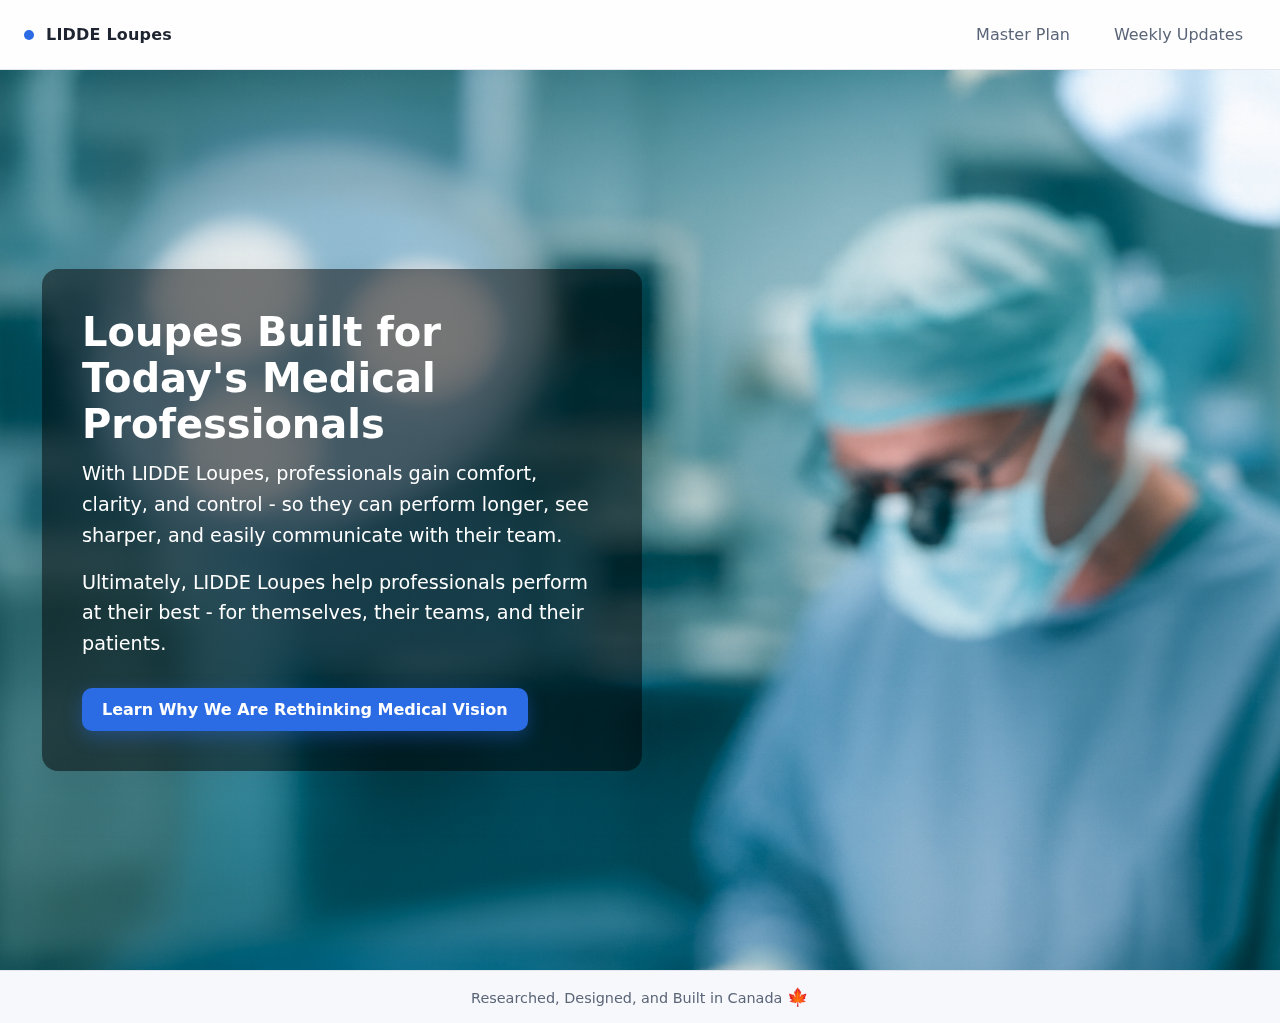
<file: index.html>
<!DOCTYPE html>
<html lang="en">
  <head>
    <meta charset="utf-8" />
    <meta name="viewport" content="width=device-width, initial-scale=1" />
    <title>LIDDE Loupes - Home</title>
    <link rel="stylesheet" href="style.css" />
  </head>

  <body>
    <header>
      <div class="header-inner">
        <a class="brand" href="index.html" aria-label="Go to Home">
          <span class="dot"></span> <span>LIDDE Loupes</span>
        </a>
        <nav class="nav" aria-label="Primary">
          <a href="master-plan.html">Master Plan</a>
          <a href="updates.html">Weekly Updates</a>
        </nav>
      </div>
    </header>

    <main>
      <section class="hero">
        <div class="overlay">
          <h1>Loupes Built for Today's Medical Professionals</h1>
          <p>
            With LIDDE Loupes, professionals gain comfort, clarity, and control -
            so they can perform longer, see sharper, and easily communicate with
            their team.
          </p>
          <p>
            Ultimately, LIDDE Loupes help professionals perform at their best -
            for themselves, their teams, and their patients.
          </p>
          <a href="master-plan.html" class="cta">
            Learn Why We Are Rethinking Medical Vision
          </a>
        </div>
      </section>
    </main>

    <footer>
      <p style="margin: 0">
        Researched, Designed, and Built in Canada
        <span style="color: #e63946; font-size: 1.2em">&#127809;</span>
      </p>
    </footer>

    <script>
      // Active tab highlight
      for (const a of document.querySelectorAll(".nav a")) {
        if (location.pathname.endsWith(a.getAttribute("href"))) {
          a.classList.add("active");
        }
      }
    </script>
  </body>
</html>
</file>
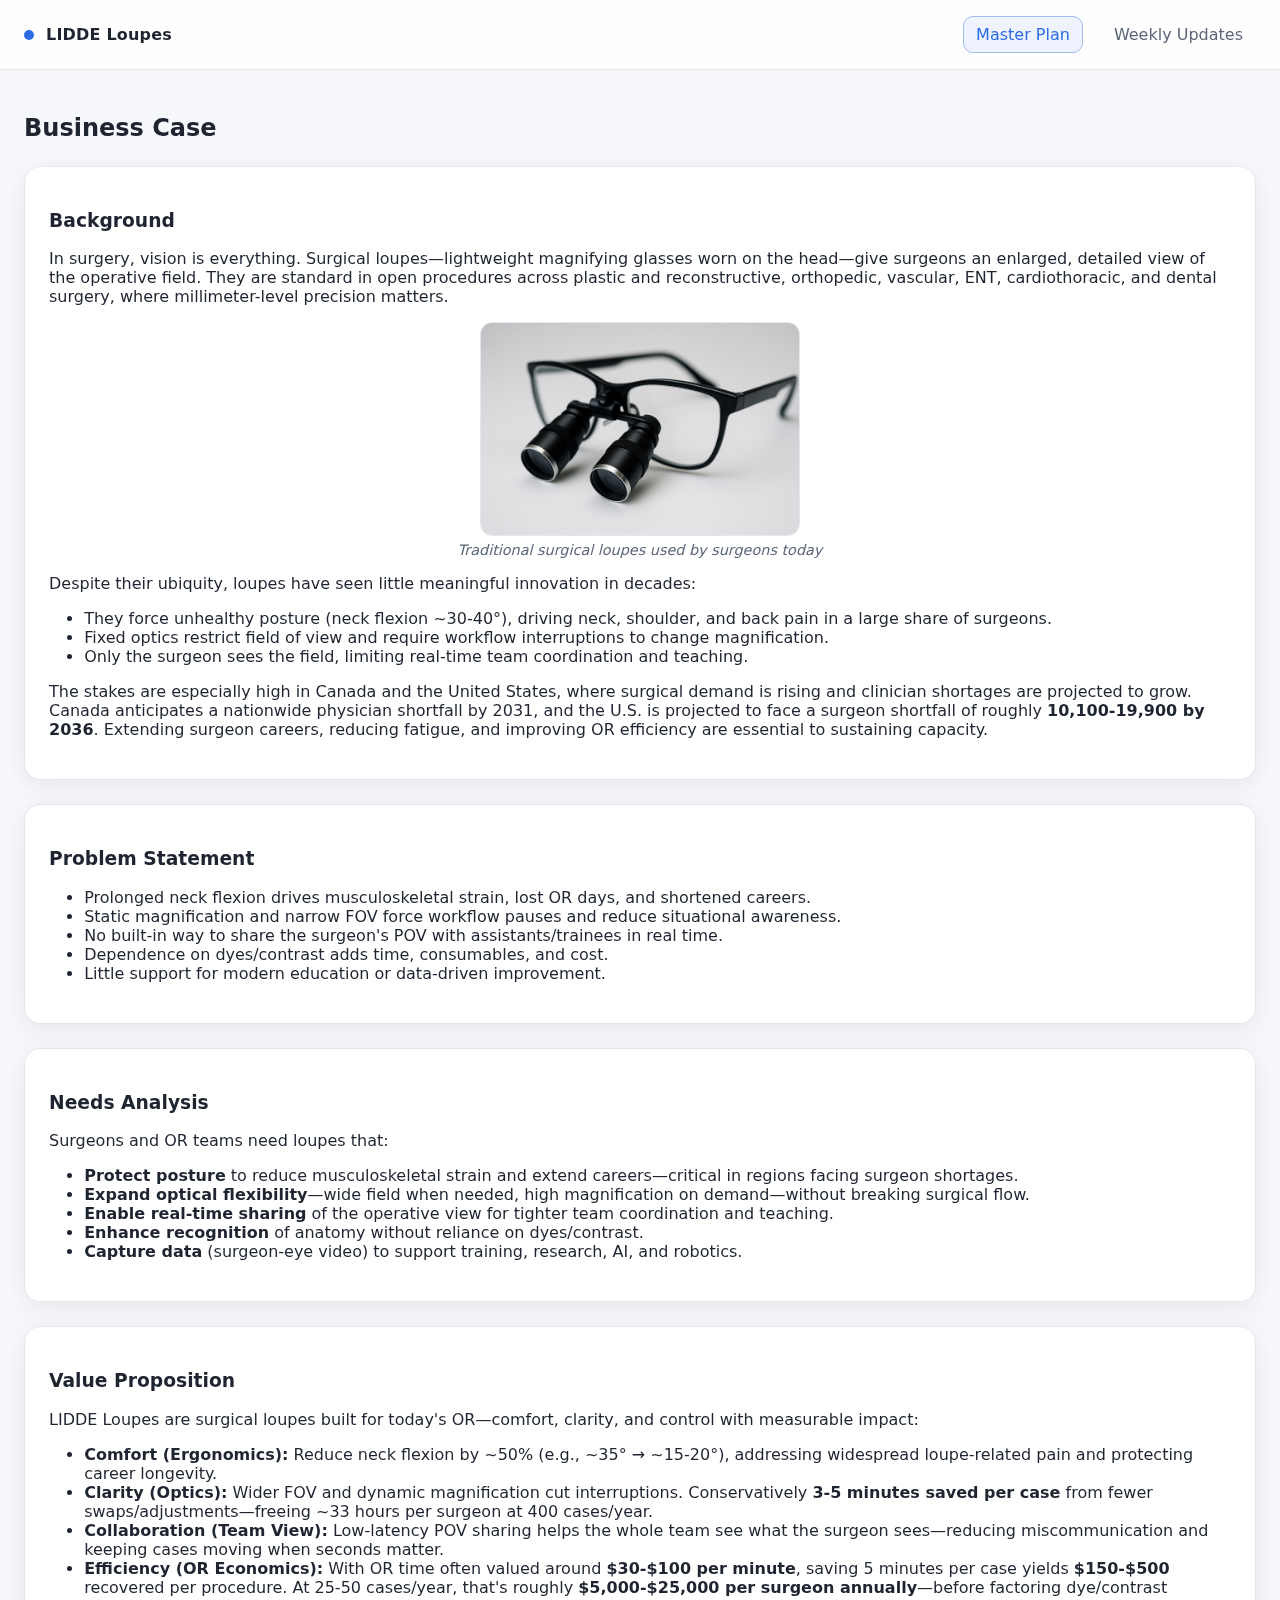
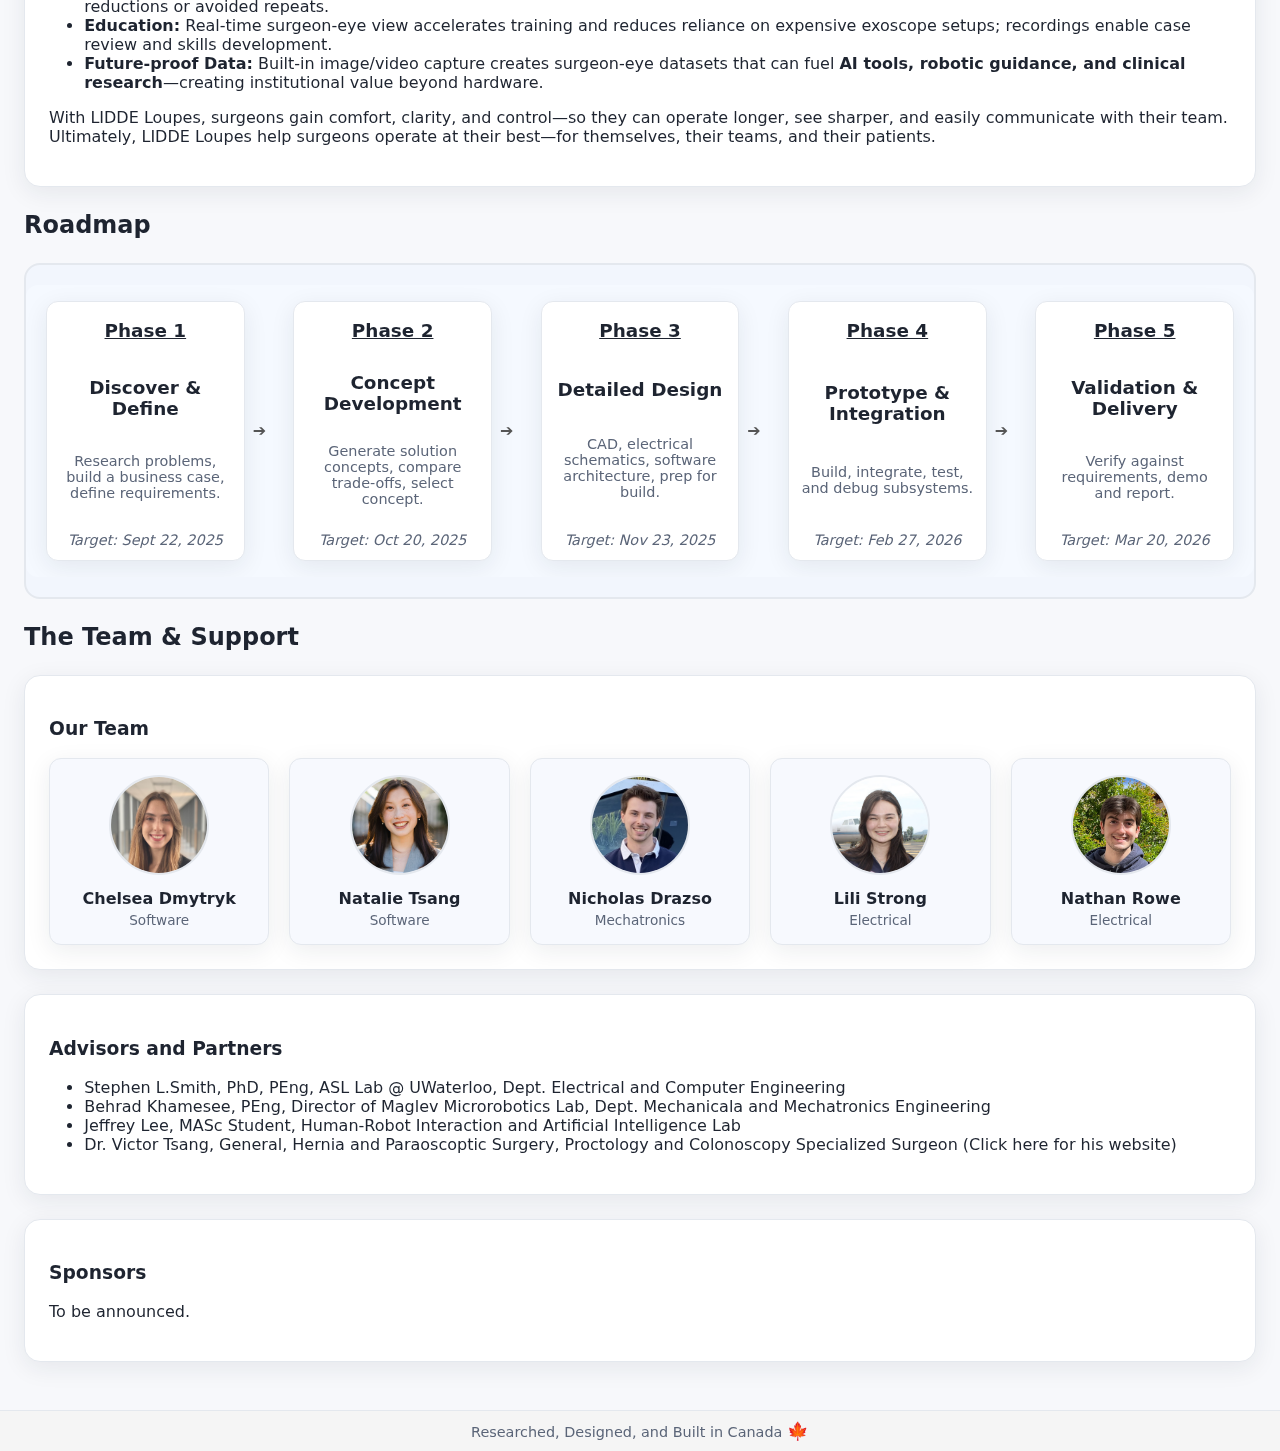
<file: master-plan.html>
<!DOCTYPE html>
<html lang="en">
  <head>
    <meta charset="utf-8" />
    <meta name="viewport" content="width=device-width, initial-scale=1" />
    <title>Capstone - Master Plan</title>
    <link rel="stylesheet" href="style.css" />
  </head>

  <body>
    <header>
      <div class="header-inner">
        <a class="brand" href="index.html"
          ><span class="dot"></span> <span>LIDDE Loupes</span></a
        >
        <nav class="nav" aria-label="Primary">
          <a class="active" href="master-plan.html">Master Plan</a>
          <a href="updates.html">Weekly Updates</a>
        </nav>
      </div>
    </header>

    <main class="container">
      <!-- Business Case -->
      <div class="section-group" id="business-case">
        <h2>Business Case</h2>

        <!-- Background -->
        <section class="section">
          <h3>Background</h3>
          <p>
            In surgery, vision is everything. Surgical loupes—lightweight
            magnifying glasses worn on the head—give surgeons an enlarged,
            detailed view of the operative field. They are standard in open
            procedures across plastic and reconstructive, orthopedic, vascular,
            ENT, cardiothoracic, and dental surgery, where millimeter-level
            precision matters.
          </p>

          <figure class="media media--stack">
            <img
              src="Media/Photos/General/General Loupes.png"
              alt="A pair of traditional surgical loupes used in open surgery"
              class="img-small"
            />
            <figcaption>
              Traditional surgical loupes used by surgeons today
            </figcaption>
          </figure>

          <p>
            Despite their ubiquity, loupes have seen little meaningful
            innovation in decades:
          </p>
          <ul>
            <li>
              They force unhealthy posture (neck flexion ~30-40°), driving neck,
              shoulder, and back pain in a large share of surgeons.
            </li>
            <li>
              Fixed optics restrict field of view and require workflow
              interruptions to change magnification.
            </li>
            <li>
              Only the surgeon sees the field, limiting real-time team
              coordination and teaching.
            </li>
          </ul>

          <p>
            The stakes are especially high in Canada and the United States,
            where surgical demand is rising and clinician shortages are
            projected to grow. Canada anticipates a nationwide physician
            shortfall by 2031, and the U.S. is projected to face a surgeon
            shortfall of roughly <strong>10,100-19,900 by 2036</strong>.
            Extending surgeon careers, reducing fatigue, and improving OR
            efficiency are essential to sustaining capacity.
          </p>
        </section>

        <!-- Problem Statement -->
        <section class="section">
          <h3>Problem Statement</h3>
          <ul>
            <li>
              Prolonged neck flexion drives musculoskeletal strain, lost OR
              days, and shortened careers.
            </li>
            <li>
              Static magnification and narrow FOV force workflow pauses and
              reduce situational awareness.
            </li>
            <li>
              No built-in way to share the surgeon's POV with
              assistants/trainees in real time.
            </li>
            <li>
              Dependence on dyes/contrast adds time, consumables, and cost.
            </li>
            <li>
              Little support for modern education or data-driven improvement.
            </li>
          </ul>
        </section>

        <!-- Needs Analysis -->
        <section class="section">
          <h3>Needs Analysis</h3>
          <p>Surgeons and OR teams need loupes that:</p>
          <ul>
            <li>
              <strong>Protect posture</strong> to reduce musculoskeletal strain
              and extend careers—critical in regions facing surgeon shortages.
            </li>
            <li>
              <strong>Expand optical flexibility</strong>—wide field when
              needed, high magnification on demand—without breaking surgical
              flow.
            </li>
            <li>
              <strong>Enable real-time sharing</strong> of the operative view
              for tighter team coordination and teaching.
            </li>
            <li>
              <strong>Enhance recognition</strong> of anatomy without reliance
              on dyes/contrast.
            </li>
            <li>
              <strong>Capture data</strong> (surgeon-eye video) to support
              training, research, AI, and robotics.
            </li>
          </ul>
        </section>

        <!-- Value Proposition (with quantified gains) -->
        <section class="section">
          <h3>Value Proposition</h3>
          <p>
            LIDDE Loupes are surgical loupes built for today's OR—comfort, clarity,
            and control with measurable impact:
          </p>
          <ul>
            <li>
              <strong>Comfort (Ergonomics):</strong>
              Reduce neck flexion by ~50% (e.g., ~35° → ~15-20°), addressing
              widespread loupe-related pain and protecting career longevity.
            </li>
            <li>
              <strong>Clarity (Optics):</strong>
              Wider FOV and dynamic magnification cut interruptions.
              Conservatively <strong>3-5 minutes saved per case</strong> from
              fewer swaps/adjustments—freeing ~33 hours per surgeon at 400
              cases/year.
            </li>
            <li>
              <strong>Collaboration (Team View):</strong>
              Low-latency POV sharing helps the whole team see what the surgeon
              sees—reducing miscommunication and keeping cases moving when
              seconds matter.
            </li>
            <li>
              <strong>Efficiency (OR Economics):</strong>
              With OR time often valued around
              <strong>$30-$100 per minute</strong>, saving 5 minutes per case
              yields <strong>$150-$500</strong> recovered per procedure. At
              25-50 cases/year, that's roughly
              <strong>$5,000-$25,000 per surgeon annually</strong>—before
              factoring dye/contrast reductions or avoided repeats.
            </li>
            <li>
              <strong>Education:</strong>
              Real-time surgeon-eye view accelerates training and reduces
              reliance on expensive exoscope setups; recordings enable case
              review and skills development.
            </li>
            <li>
              <strong>Future-proof Data:</strong>
              Built-in image/video capture creates surgeon-eye datasets that can
              fuel
              <strong>AI tools, robotic guidance, and clinical research</strong
              >—creating institutional value beyond hardware.
            </li>
          </ul>

          <p>
            With LIDDE Loupes, surgeons gain comfort, clarity, and control—so they
            can operate longer, see sharper, and easily communicate with their
            team. Ultimately, LIDDE Loupes help surgeons operate at their best—for
            themselves, their teams, and their patients.
          </p>
        </section>
      </div>

      <!-- Roadmap -->
      <div class="section-group">
        <h2>Roadmap</h2>
        <section class="roadmap-diagram" aria-label="Project roadmap diagram">
          <div class="roadmap-rail">
            <div class="roadmap-node">
              <div class="phase">Phase 1</div>
              <div class="desc">Discover & Define</div>
              <div class="blurb">
                Research problems, build a business case, define requirements.
              </div>
              <div class="target">Target: Sept 22, 2025</div>
            </div>

            <span class="roadmap-arrow" aria-hidden="true">➔</span>

            <div class="roadmap-node">
              <div class="phase">Phase 2</div>
              <div class="desc">Concept Development</div>
              <div class="blurb">
                Generate solution concepts, compare trade-offs, select concept.
              </div>
              <div class="target">Target: Oct 20, 2025</div>
            </div>

            <span class="roadmap-arrow" aria-hidden="true">➔</span>

            <div class="roadmap-node">
              <div class="phase">Phase 3</div>
              <div class="desc">Detailed Design</div>
              <div class="blurb">
                CAD, electrical schematics, software architecture, prep for
                build.
              </div>
              <div class="target">Target: Nov 23, 2025</div>
            </div>

            <div class="roadmap-arrow">➔</div>

            <div class="roadmap-node">
              <div class="phase">Phase 4</div>
              <div class="desc">Prototype & Integration</div>
              <div class="blurb">
                Build, integrate, test, and debug subsystems.
              </div>
              <div class="target">Target: Feb 27, 2026</div>
            </div>

            <span class="roadmap-arrow" aria-hidden="true">➔</span>

            <div class="roadmap-node">
              <div class="phase">Phase 5</div>
              <div class="desc">Validation & Delivery</div>
              <div class="blurb">
                Verify against requirements, demo and report.
              </div>
              <div class="target">Target: Mar 20, 2026</div>
            </div>
          </div>
        </section>
      </div>

      <!-- Team/Sponsors/Advisors grouped -->
      <div class="section-group">
        <h2>The Team & Support</h2>

        <!-- Team, Headshots, and Roles -->
        <section class="section">
          <h3>Our Team</h3>
          <div class="team-grid">
            <div class="team-member">
              <img
                src="Media/Photos/Headshots/Chelsea_Head.jpg"
                alt="Headshot of Chelsea Dmytryk"
              />
              <h4>Chelsea Dmytryk</h4>
              <p>Software</p>
            </div>
            <div class="team-member">
              <img
                src="Media/Photos/Headshots/nat_head.jpeg"
                alt="Headshot of Natalie Tsang"
              />
              <h4>Natalie Tsang</h4>
              <p>Software</p>
            </div>
            <div class="team-member">
              <img
                src="Media/Photos/Headshots/Nick_Head.jpg"
                alt="Headshot of Nicholas Drazso"
              />
              <h4>Nicholas Drazso</h4>
              <p>Mechatronics</p>
            </div>
            <div class="team-member">
              <img
                src="Media/Photos/Headshots/lili_head.png"
                alt="Headshot of Lili Strong"
              />
              <h4>Lili Strong</h4>
              <p>Electrical</p>
            </div>
            <div class="team-member">
              <img
                src="Media/Photos/Headshots/Nathan_head.JPG"
                alt="Headshot of Nathan Rowe"
              />
              <h4>Nathan Rowe</h4>
              <p>Electrical</p>
            </div>
          </div>
        </section>

        <!-- Advisors and Partners -->
        <section class="section">
          <h3>Advisors and Partners</h3>

          <ul>
            <li>
              Stephen L.Smith, PhD, PEng, ASL Lab @ UWaterloo, Dept. Electrical
              and Computer Engineering
            </li>
            <li>
              Behrad Khamesee, PEng, Director of Maglev Microrobotics Lab, Dept.
              Mechanicala and Mechatronics Engineering
            </li>
            <li>
              Jeffrey Lee, MASc Student, Human-Robot Interaction and Artificial
              Intelligence Lab
            </li>
            <li>
              Dr. Victor Tsang, General, Hernia and Paraoscoptic Surgery,
              Proctology and Colonoscopy Specialized Surgeon<a
                href="https://www.drvictortsang.com/"
              >
                (Click here for his website)</a
              >
            </li>
          </ul>
        </section>

        <!-- Sponsorships -->
        <section class="section">
          <h3>Sponsors</h3>
          <p>To be announced.</p>
        </section>
      </div>
    </main>

    <footer
      style="text-align: center; padding: 10px; background-color: #f5f5f5"
    >
      <p style="margin: 0">
        Researched, Designed, and Built in Canada
        <span style="color: #e63946; font-size: 1.2em">&#127809;</span>
      </p>
    </footer>

    <script>
      document.getElementById("year").textContent = new Date().getFullYear();
    </script>
  </body>
</html>
</file>
<file: style.css>
:root {
  /* Light mode palette */
  --bg: #f7f8fb;
  --card: #ffffff;
  --text: #1e2430;
  --muted: #5b6578;
  --accent: #2b6be4;
  --border: #e4e8ee;

  /* Extras */
  --radius: 16px;
  --shadow: 0 6px 24px rgba(30, 36, 48, 0.08);
  --section-bg: color-mix(in srgb, var(--accent) 4%, #ffffff);

  --node-w: 170px; /* card width */
  --node-h: 260px; /* card height */
  --arrow-min: 6px;
  --arrow-max: 44px;
  --rail-gap: 8px;

  --header-h: 64px; /* adjust to match your header's actual height */
  --sticky-gap: 8px; /* breathing room under the header */
}

* {
  box-sizing: border-box;
}

html,
body {
  margin: 0;
  padding: 0;
  background: var(--bg);
  color: var(--text);
  font-family: system-ui, -apple-system, Segoe UI, Roboto, Helvetica, Arial,
    sans-serif;
}
html {
  scroll-behavior: smooth;
}

a {
  color: inherit;
  text-decoration: none;
}
a:focus {
  outline: 2px solid var(--accent);
  outline-offset: 3px;
  border-radius: 6px;
}

.container {
  max-width: 1800px;
  margin: 0 auto;
  padding: 24px;
}

/* Header / Nav */
header {
  position: sticky;
  top: 0;
  z-index: 10;
  border-bottom: 1px solid var(--border);
  backdrop-filter: saturate(1.2) blur(6px);
  background: color-mix(in srgb, #ffffff 85%, transparent);
}
.header-inner {
  display: flex;
  align-items: center;
  justify-content: space-between;
  padding: 16px 24px;
}

.brand {
  display: flex;
  align-items: center;
  gap: 12px;
  font-weight: 700;
  letter-spacing: 0.2px;
}
.brand .dot {
  width: 10px;
  height: 10px;
  border-radius: 50%;
  background: var(--accent);
  display: inline-block;
}

.nav {
  display: flex;
  align-items: center;
  gap: 18px;
}
.nav a {
  padding: 8px 12px;
  border-radius: 10px;
  color: var(--muted);
  border: 1px solid transparent;
  transition: all 0.15s ease;
}
.nav a:hover {
  color: var(--text);
  border-color: var(--border);
  background: var(--card);
  box-shadow: var(--shadow);
}
.nav a.active {
  color: var(--accent);
  border-color: color-mix(in srgb, var(--accent) 35%, var(--border));
  background: color-mix(in srgb, var(--accent) 8%, var(--card));
}

/* Main */
main {
  padding: 0; /* let hero fill width */
}

/* Hero */
.hero {
  background: url(Media/Photos/General/hero\ background.png) no-repeat center
    center;
  background-size: cover;
  height: 100vh;
  display: flex;
  align-items: center;
  justify-content: flex-start; /* left align */
  padding: 42px;
  position: relative;
  color: white;
}

.hero .overlay {
  background: rgba(0, 0, 0, 0.5); /* semi-transparent dark overlay */
  padding: 40px;
  border-radius: var(--radius);
  max-width: 600px;
  box-shadow: var(--shadow);
}

.hero h1 {
  margin: 0 0 12px;
  font-size: 2.5rem;
}
.hero p {
  margin: 0 0 16px;
  font-size: 1.2rem;
  line-height: 1.6;
}
.cta {
  display: inline-block;
  margin-top: 12px;
  padding: 12px 20px;
  border-radius: 10px;
  background: var(--accent);
  color: #fff;
  font-weight: 600;
  box-shadow: 0 6px 18px color-mix(in srgb, var(--accent) 35%, transparent);
}

/* Sections / Cards */
.section {
  margin: 24px 0;
  padding: 24px;
  border: 1px solid var(--border);
  background: var(--card);
  border-radius: var(--radius);
  box-shadow: var(--shadow);
}
.section h2 {
  margin: 0 0 12px;
  font-size: 1.25rem;
}

.grid {
  display: grid;
  gap: 16px;
  grid-template-columns: repeat(auto-fit, minmax(220px, 1fr));
}
.card {
  display: block;
  padding: 18px;
  border: 1px solid var(--border);
  background: var(--card);
  border-radius: 14px;
  transition: transform 0.15s ease, border-color 0.15s ease,
    box-shadow 0.15s ease;
}
.card:hover {
  transform: translateY(-2px);
  border-color: color-mix(in srgb, var(--accent) 35%, var(--border));
  box-shadow: var(--shadow);
}
.card .kicker {
  color: var(--muted);
  font-size: 0.85rem;
  margin-bottom: 8px;
}
.card h3 {
  margin: 0 0 6px;
  font-size: 1.05rem;
}
.card p {
  margin: 0;
  color: var(--muted);
}

/* Article-style content */
.article {
  max-width: 1400px;
  margin: 0 auto;
}
.meta {
  color: var(--muted);
  font-size: 0.9rem;
  margin-bottom: 18px;
}
.media {
  display: flex;
  flex-wrap: wrap;
  gap: 12px;
  margin: 16px 0;
}
.media img,
.media video {
  max-width: 100%;
  border-radius: 12px;
  border: 1px solid var(--border);
  background: #f0f2f7;
}

/* ==== Roadmap ==== */
.roadmap-diagram {
  border: 2px solid var(--border);
  background: color-mix(in srgb, var(--accent) 6%, var(--card) 94%);
  border-radius: var(--radius);
  padding-block: 20px;
  margin: 24px auto;
  padding-inline: 0;
  width: 100%;
}

.roadmap-rail {
  display: flex;
  align-items: center;
  justify-content: center;
  flex-wrap: nowrap !important;
  gap: var(--rail-gap);
  width: 100%;
  padding: 16px 20px;
  border-radius: 12px;
  background: #f5f9ff;
  overflow-x: auto;
}

.roadmap-node {
  flex: 1 1 clamp(140px, 18vw, 190px);
  min-height: 260px;
  display: flex;
  flex-direction: column;
  justify-content: space-between;

  background: #fff;
  border: 1px solid var(--border);
  border-radius: 12px;
  text-align: center;
  padding: 12px 10px;
  box-shadow: var(--shadow);
}

.roadmap-node .phase,
.roadmap-node .desc {
  font-weight: 700;
  color: var(--text);
  font-size: 1.15rem;
  margin: 6px 0 4px;
  text-align: center;
}
.roadmap-node .phase {
  text-decoration: underline;
}
.roadmap-node .blurb,
.roadmap-node .target {
  font-size: 0.9rem;
  color: var(--muted);
  margin-top: 4px;
}
.roadmap-node .target {
  font-style: italic;
}

.roadmap-arrow {
  flex: 1 1 24px;
  min-width: 4px;

  color: #555;
  font-weight: bold;

  align-self: center;
  display: block;
}

.roadmap-arrow::after {
  content: "";
  position: absolute;
  right: -10px;
  top: 50%;
  transform: translateY(-50%);
  border-left: 10px solid #6b7280;
  border-top: 7px solid transparent;
  border-bottom: 7px solid transparent;
}

@media (max-width: 980px) {
  .roadmap-rail {
    flex-wrap: wrap;
    row-gap: 16px;
  }
  .roadmap-arrow {
    display: none;
  }
}

@media (max-width: 1100px) {
  .roadmap-node {
    flex-basis: 170px;
    padding: 12px 10px;
  }
  .roadmap-arrow {
    width: 38px;
    height: 9px;
  }
  .roadmap-arrow::after {
    right: -10px;
    border-left-width: 10px;
  }
}

/* Anchor target highlight */
.update-section {
  scroll-margin-top: 84px;
}
.update-section:target {
  outline: 2px solid var(--accent);
  border-radius: 14px;
  box-shadow: 0 0 0 4px color-mix(in srgb, var(--accent) 20%, transparent);
}

/* Footer */
footer {
  border-top: 1px solid var(--border);
  color: var(--muted);
  font-size: 0.9rem;
  padding: 16px 24px;
  text-align: center;
}

/* Small screens */
@media (max-width: 600px) {
  .hero {
    padding: 28px;
    height: auto; /* let content size the hero */
  }
  .hero .overlay {
    padding: 24px;
  }
  .hero h1 {
    font-size: 1.8rem;
  }
  .hero p {
    font-size: 1rem;
  }
}

/* Weekly Details blocks */
details.update-details {
  margin-top: 14px;
  border: 1px solid var(--border);
  border-radius: 12px;
  background: var(--card);
  box-shadow: var(--shadow);
}
details.update-details > summary {
  cursor: pointer;
  list-style: none;
  padding: 12px 14px;
  font-weight: 600;
  border-radius: 12px;
}
details.update-details > summary::-webkit-details-marker {
  display: none;
}
details.update-details[open] > summary {
  border-bottom: 1px solid var(--border);
  border-bottom-left-radius: 0;
  border-bottom-right-radius: 0;
}
.update-details .details-body {
  padding: 14px;
  color: var(--text);
  line-height: 1.6;
}
.update-details .details-body .media {
  margin-top: 10px;
}

/* Team grid */
.team-grid {
  display: grid;
  grid-template-columns: repeat(auto-fit, minmax(160px, 1fr));
  gap: 20px;
  margin-top: 16px;
}
.team-member {
  text-align: center;
  padding: 16px;
  border: 1px solid var(--border);
  border-radius: 12px;
  background: color-mix(in srgb, var(--card) 96%, var(--accent) 4%);
  box-shadow: var(--shadow);
}
.team-member img {
  width: 100px;
  height: 100px;
  object-fit: cover;
  border-radius: 50%;
  border: 2px solid var(--border);
  margin-bottom: 10px;
}
.team-member h4 {
  margin: 0;
  font-size: 1rem;
}
.team-member p {
  margin: 4px 0 0;
  font-size: 0.85rem;
  color: var(--muted);
}

/* Discipline chips */
.chip {
  display: inline-block;
  padding: 0.15rem 0.5rem;
  border-radius: 999px;
  font-size: 0.8rem;
  font-weight: 600;
  line-height: 1;
  vertical-align: middle;
  margin-right: 0.35rem;
}
.chip.me {
  background: #e6f2ff;
  color: #0b63b6;
}
.chip.ee {
  background: #fff1e6;
  color: #b65a0b;
}
.chip.se {
  background: #eaf8ee;
  color: #1f7a3e;
}
.chip.pm {
  background: #f3e8ff;
  color: #6e2bb0;
}

.summary-by-discipline li {
  display: flex;
  gap: 0.5rem;
  align-items: baseline;
}

/* Discipline blocks */
.disc-block {
  background: var(--section-bg);
  /*color: var(--text);*/
  padding: 1rem;
  border-radius: 0.75rem;
  margin-bottom: 1rem;
  border: 1px solid var(--border);
}
.disc-header {
  background: var(--section-bg);
  margin: -0.5rem -0.5rem 0.5rem; /* pull to edges, so no white gap */
  padding: 0.5rem 0.75rem;
  border-radius: 0.5rem; /* soften edges */
  display: flex;
  align-items: center;
  gap: 0.5rem;
}
.disc-header h3 {
  margin: 0;
  font-size: 1.05rem;
  font-weight: 600;
}

.subheading {
  margin-top: 1rem;
  font-size: 1.1rem;
  font-weight: 600;
  color: var(--muted);
}

/* Media grid */
.media-grid {
  display: grid;
  grid-template-columns: repeat(auto-fit, minmax(220px, 1fr));
  gap: 0.75rem;
  margin-top: 0.75rem;
}
.media-grid figure {
  margin: 0;
  display: flex;
  flex-direction: column;
  gap: 0.4rem;
  background: #fff;
  border: 1px solid var(--border);
  border-radius: 10px;
  padding: 0.5rem;
}
.media-grid img,
.media-grid video {
  width: 100%;
  height: auto;
  display: block;
  border-radius: 8px;
  background: #f0f2f7;
}
.media-grid figcaption {
  font-size: 0.85rem;
  color: var(--muted);
}

/* Lists */
ul {
  list-style-type: disc;
  margin-left: 1.2rem;
  padding-left: 1rem;
}
ul ul {
  list-style-type: circle;
  margin-left: 1.2rem;
  padding-left: 1rem;
}
ul ul ul {
  list-style-type: square;
  margin-left: 1.2rem;
  padding-left: 1rem;
}

.media img.img-small {
  max-width: 300px; /* control width */
  height: auto;
  display: block;
  margin: 0 auto; /* centers the image */
}

.media figcaption {
  font-style: italic;
  text-align: center;
  font-size: 0.9rem; /* optional: slightly smaller */
  margin-top: 6px;
  color: var(--muted);
}

/* Centered, stacked figure variant for single images */
.media--stack {
  display: block; /* stop flex behavior */
  text-align: center; /* center caption fallback */
  margin: 16px auto; /* nice spacing */
  max-width: 520px; /* keep figure from going too wide */
}

.media--stack img.img-small {
  max-width: 320px; /* control image size */
  height: auto;
  display: block;
  margin: 0 auto; /* center the image */
  border-radius: 12px; /* optional, looks good with your style */
}

.media--stack figcaption {
  font-style: italic;
  text-align: center;
  font-size: 0.9rem;
  margin-top: 6px;
  color: var(--muted);
}

/* --- RCC table (Objectives / Constraints / Criteria) --- */
.table-wrap {
  overflow-x: auto;
  padding: 0.25rem 0;
}
.rcc-table {
  width: 100%;
  border-collapse: separate;
  border-spacing: 0;
  background: var(--card);
  border: 1px solid var(--border);
  border-radius: 12px;
  box-shadow: var(--shadow);
  font-size: 0.96rem;
}
.rcc-table thead th {
  position: sticky;
  top: 0;
  background: color-mix(in srgb, var(--accent) 8%, var(--card));
  color: var(--text);
  text-align: left;
  padding: 12px 14px;
  border-bottom: 1px solid var(--border);
  font-weight: 700;
}
.rcc-table td {
  vertical-align: top;
  padding: 12px 14px;
  border-top: 1px solid var(--border);
}
.rcc-table tr:first-child td {
  border-top: none;
}
.rcc-table ul {
  margin: 0;
  padding-left: 1.2rem;
}
.rcc-table td:first-child,
.rcc-table th:first-child {
  width: 12rem; /* keeps the Need column readable */
  white-space: nowrap;
}
@media (max-width: 720px) {
  .rcc-table td:first-child,
  .rcc-table th:first-child {
    width: 9rem;
  }
}

/* Morphological chart images */
.morph-table .morph-img {
  display: block;
  width: 100%;
  max-width: 220px; /* prevents oversized images */
  height: auto;
  margin: 6px auto;
  object-fit: contain; /* preserves drawing proportions */
  border-radius: 8px;
}
.morph-table td:first-child {
  font-weight: 600;
  white-space: nowrap;
}
@media (max-width: 720px) {
  .morph-table .morph-img {
    max-width: 160px;
  }
}

.pdf-link {
  color: #007bff;
  text-decoration: none;
  font-weight: 500;
}
.pdf-link:hover {
  text-decoration: underline;
}

/* Video and media layout control */
.media-grid {
  display: flex;
  flex-direction: column;
  align-items: center;
  gap: 1rem;
}

/* Apply consistent, responsive video sizing */
.media-grid video {
  width: 60%; /* adjust as needed: try 50–70% */
  max-width: 720px; /* ensures it never exceeds 720px */
  height: auto; /* maintain aspect ratio */
  border-radius: 12px; /* soft corners like your other cards */
  box-shadow: 0 4px 12px rgba(0, 0, 0, 0.15);
  display: block;
}

/* Optional: tweak how video behaves in small screens */
@media (max-width: 768px) {
  .media-grid video {
    width: 90%;
  }
}
</file>
